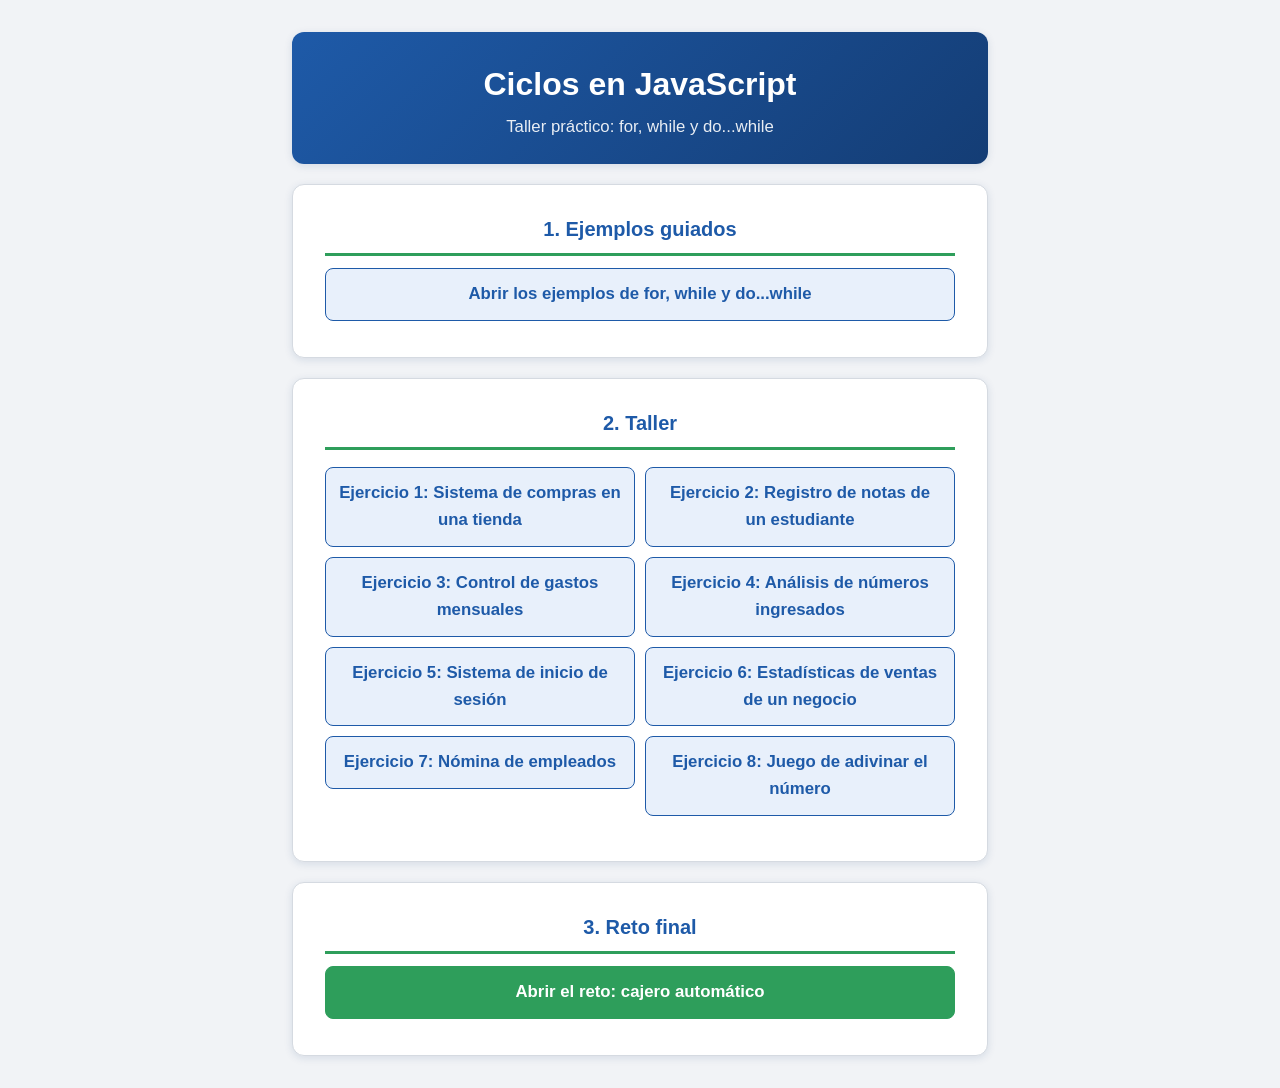
<file: index.html>
<!DOCTYPE html>
<html lang="es">

<head>
  <meta charset="UTF-8">
  <meta name="viewport" content="width=device-width, initial-scale=1.0">
  <title>Ciclos en JavaScript</title>
  <link rel="stylesheet" href="./css/styles.css">
</head>

<body>
  <header>
    <h1>Ciclos en JavaScript</h1>
    <p>Taller práctico: for, while y do...while</p>
  </header>

  <main>
    <section id="seccionEjemplos">
      <h2>1. Ejemplos guiados</h2>
      <p><a href="./html/ejemplos.html">Abrir los ejemplos de for, while y do...while</a></p>
    </section>

    <section id="seccionTaller">
      <h2>2. Taller</h2>
      <ul>
        <li><a href="./html/ejercicio1.html">Ejercicio 1: Sistema de compras en una tienda</a></li>
        <li><a href="./html/ejercicio2.html">Ejercicio 2: Registro de notas de un estudiante</a></li>
        <li><a href="./html/ejercicio3.html">Ejercicio 3: Control de gastos mensuales</a></li>
        <li><a href="./html/ejercicio4.html">Ejercicio 4: Análisis de números ingresados</a></li>
        <li><a href="/html/ejercicio5.html">Ejercicio 5: Sistema de inicio de sesión</a></li>
        <li><a href="./html/ejercicio6.html">Ejercicio 6: Estadísticas de ventas de un negocio</a></li>
        <li><a href="./html/ejercicio7.html">Ejercicio 7: Nómina de empleados</a></li>
        <li><a href="./html/ejercicio8.html">Ejercicio 8: Juego de adivinar el número</a></li>
      </ul>
    </section>

    <section id="seccionReto">
      <h2>3. Reto final</h2>
      <p><a href="reto.html">Abrir el reto: cajero automático</a></p>
    </section>
  </main>

</body>
</html>
</file>
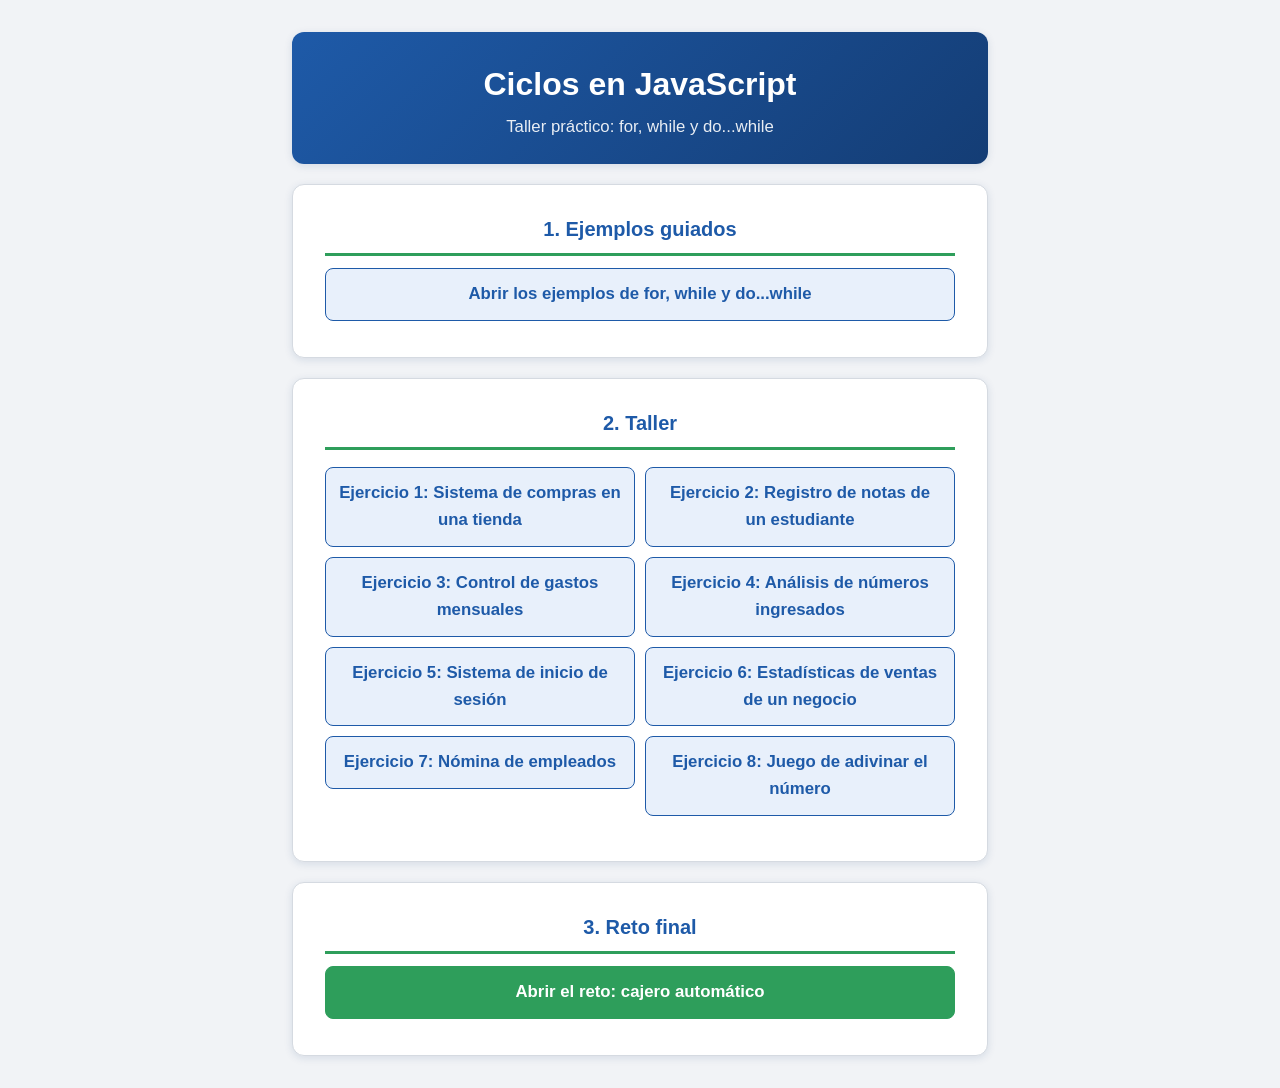
<file: html/index.html>
<!DOCTYPE html>
<html lang="es">

<head>
  <meta charset="UTF-8">
  <meta name="viewport" content="width=device-width, initial-scale=1.0">
  <title>Ciclos en JavaScript</title>
  <link rel="stylesheet" href="../css/styles.css">
</head>

<body>
  <header>
    <h1>Ciclos en JavaScript</h1>
    <p>Taller práctico: for, while y do...while</p>
  </header>

  <main>
    <section id="seccionEjemplos">
      <h2>1. Ejemplos guiados</h2>
      <p><a href="ejemplos.html">Abrir los ejemplos de for, while y do...while</a></p>
    </section>

    <section id="seccionTaller">
      <h2>2. Taller</h2>
      <ul>
        <li><a href="/html/ejercicio1.html">Ejercicio 1: Sistema de compras en una tienda</a></li>
        <li><a href="/html/ejercicio2.html">Ejercicio 2: Registro de notas de un estudiante</a></li>
        <li><a href="/html/ejercicio3.html">Ejercicio 3: Control de gastos mensuales</a></li>
        <li><a href="/html/ejercicio4.html">Ejercicio 4: Análisis de números ingresados</a></li>
        <li><a href="/html/ejercicio5.html">Ejercicio 5: Sistema de inicio de sesión</a></li>
        <li><a href="/html/ejercicio6.html">Ejercicio 6: Estadísticas de ventas de un negocio</a></li>
        <li><a href="/html/ejercicio7.html">Ejercicio 7: Nómina de empleados</a></li>
        <li><a href="/html/ejercicio8.html">Ejercicio 8: Juego de adivinar el número</a></li>
      </ul>
    </section>

    <section id="seccionReto">
      <h2>3. Reto final</h2>
      <p><a href="reto.html">Abrir el reto: cajero automático</a></p>
    </section>
  </main>

</body>
</html>
</file>
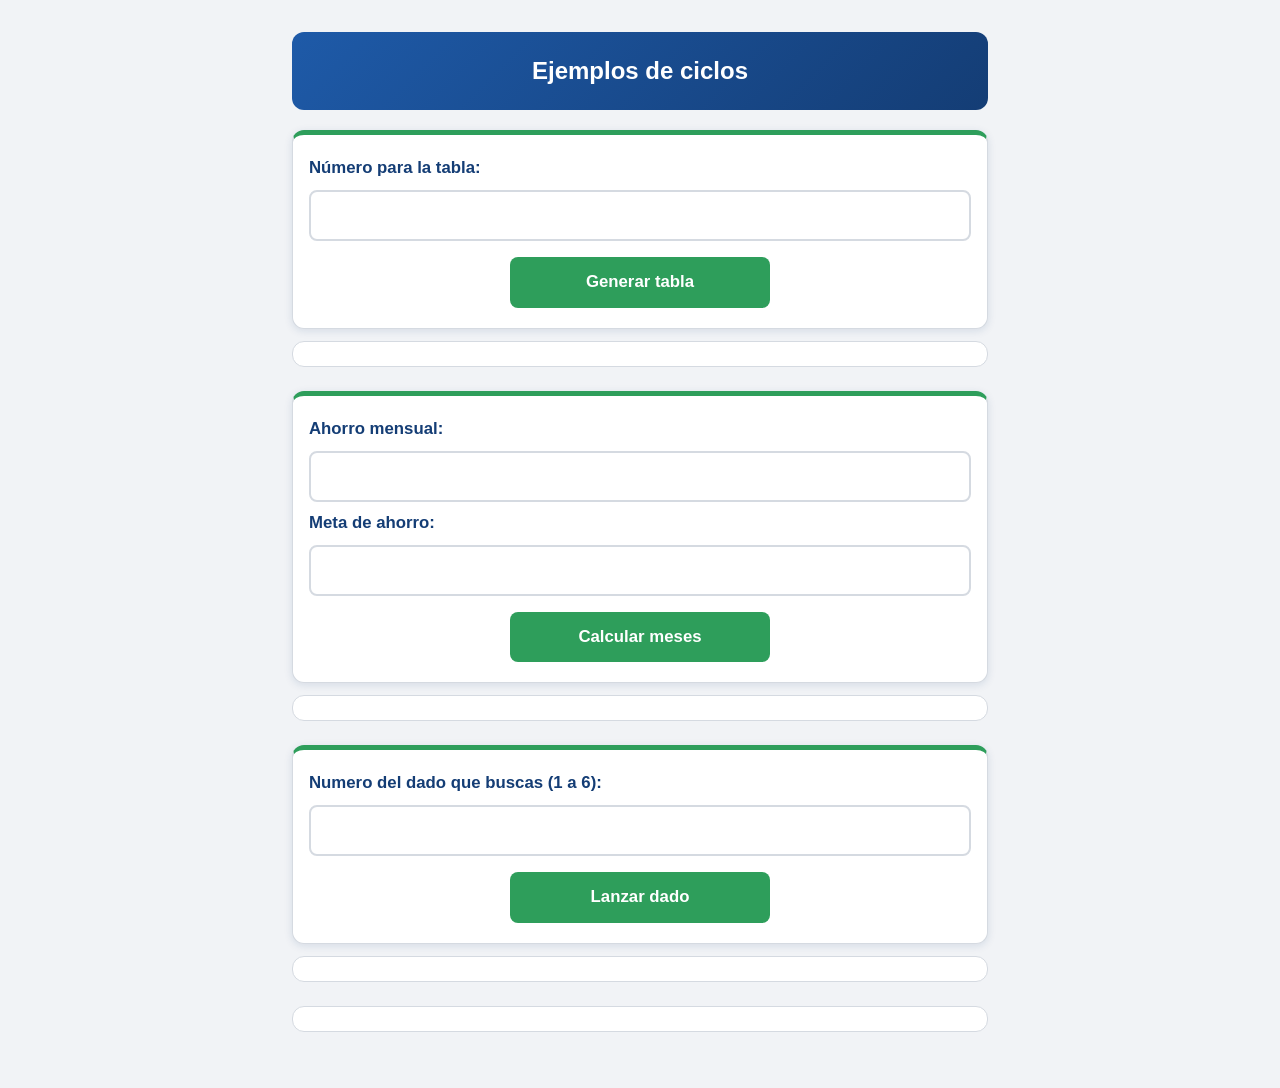
<file: html/ejemplos.html>
<!DOCTYPE html>
<html lang="es">

<head>
  <meta charset="UTF-8">
  <title>Ejemplos de ciclos</title>
  <link rel="stylesheet" href="../css/styles.css">
</head>

<body>
  <h1>Ejemplos de ciclos</h1>

  <form id="formTabla">
    <label for="numeroTabla">Número para la tabla:</label>
    <input type="number" id="numeroTabla" step="1" required>
    <button type="submit">Generar tabla</button>
  </form>
  <ul id="listaTabla"></ul>

  <form id="formAhorro">
    <label for="ahorroMensual">Ahorro mensual:</label>
    <input type="number" id="ahorroMensual" step="any" required>
    <label for="meta">Meta de ahorro:</label>
    <input type="number" id="meta" step="any" required>
    <button type="submit">Calcular meses</button>
  </form>
  <p id="resultadoAhorro"></p>

  <form id="formDado">
    <label for="objetivo">Numero del dado que buscas (1 a 6):</label>
    <input type="number" id="objetivo" min="1" max="6" required>
    <button type="submit">Lanzar dado</button>
  </form>
  <p id="resultadoDado"></p>
  <ul id="listaDado"></ul>

  <script src="../js/ejemplo-for.js"></script>
  <script src="../js/ejemplo-while.js"></script>
  <script src="../js/ejemplo-do-while.js"></script>
</body>
</html>
</file>
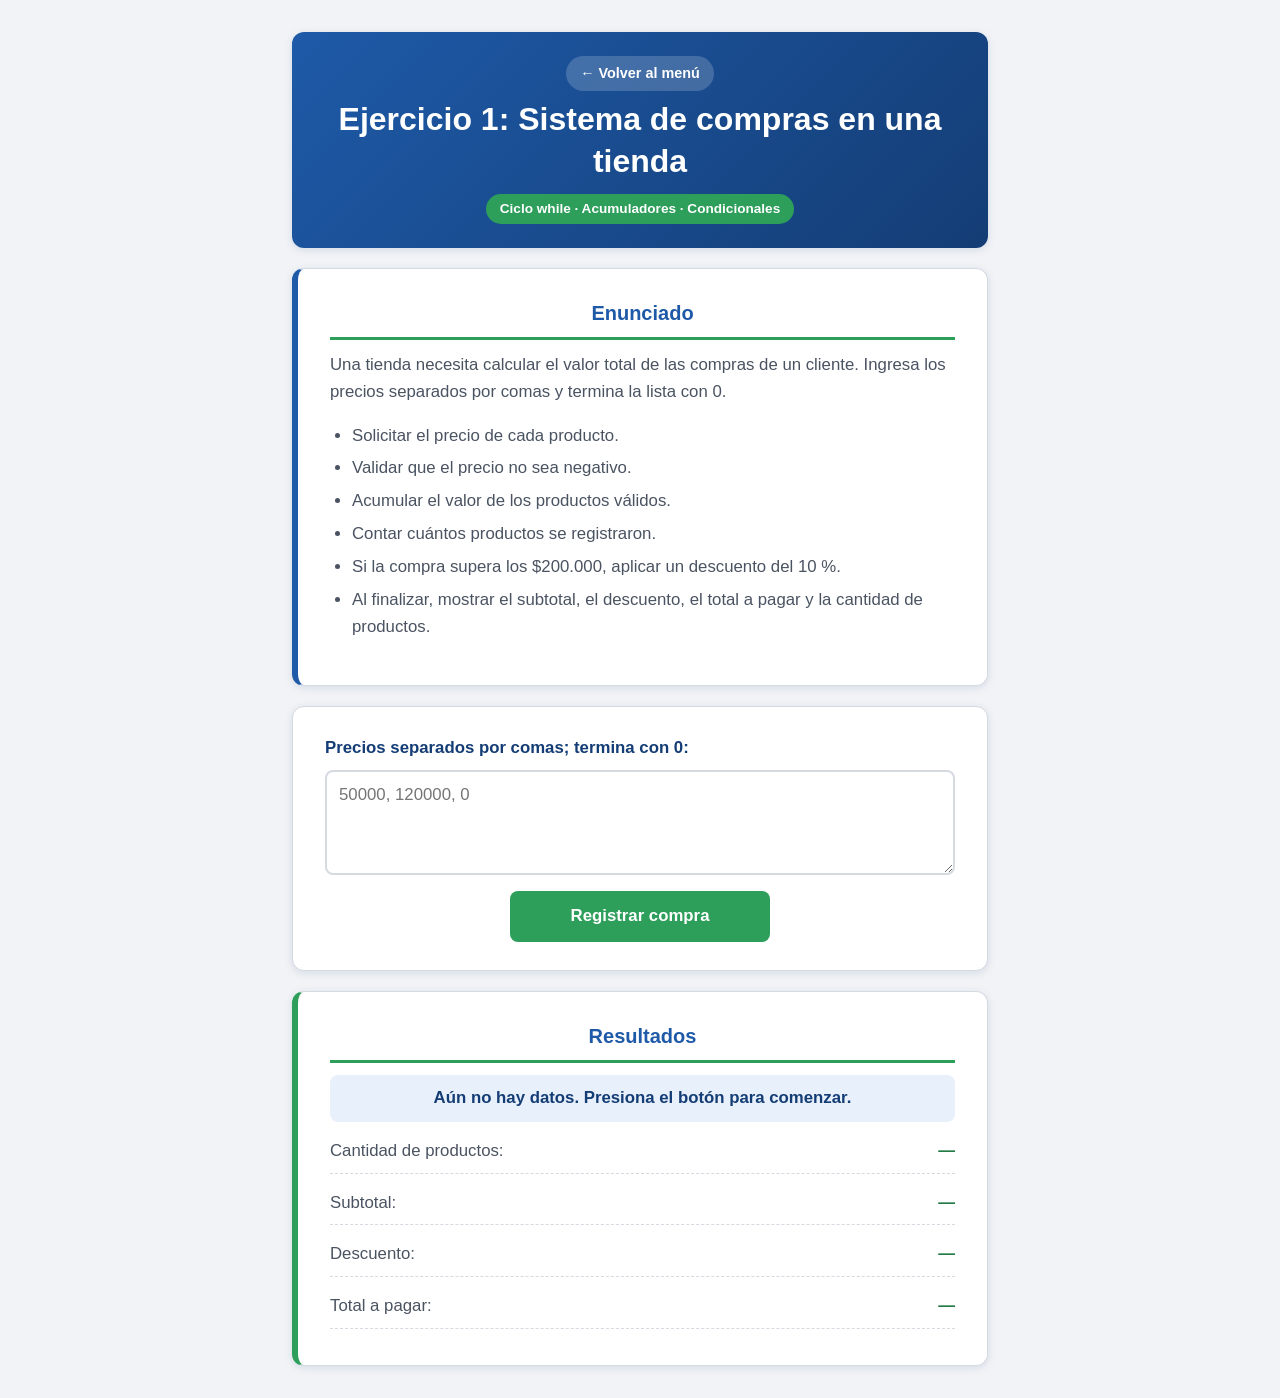
<file: html/ejercicio1.html>
<!DOCTYPE html>
<html lang="es">

<head>
  <meta charset="UTF-8">
  <meta name="viewport" content="width=device-width, initial-scale=1.0">
  <title>Ejercicio 1 · Sistema de compras en una tienda</title>
  <link rel="stylesheet" href="../css/styles.css">
</head>

<body>
  <header>
    <a href="../html/index.html">← Volver al menú</a>
    <h1>Ejercicio 1: Sistema de compras en una tienda</h1>
    <p id="etiquetas">Ciclo while · Acumuladores · Condicionales</p>
  </header>

  <main>
    <section id="enunciado">
      <h2>Enunciado</h2>
      <p>Una tienda necesita calcular el valor total de las compras de un cliente. Ingresa los precios separados por comas y termina la lista con 0.</p>
      <ul>
        <li>Solicitar el precio de cada producto.</li>
        <li>Validar que el precio no sea negativo.</li>
        <li>Acumular el valor de los productos válidos.</li>
        <li>Contar cuántos productos se registraron.</li>
        <li>Si la compra supera los $200.000, aplicar un descuento del 10 %.</li>
        <li>Al finalizar, mostrar el subtotal, el descuento, el total a pagar y la cantidad de productos.</li>
      </ul>
    </section>

    <section id="controles">
      <form id="formulario">
        <label for="precios">Precios separados por comas; termina con 0:</label>
        <textarea id="precios" rows="3" placeholder="50000, 120000, 0" required></textarea>
        <button type="submit">Registrar compra</button>
      </form>
    </section>

    <section id="resultado" aria-live="polite">
      <h2>Resultados</h2>
      <p id="mensaje">Aún no hay datos. Presiona el botón para comenzar.</p>
      <p>Cantidad de productos: <strong id="cantidad">—</strong></p>
      <p>Subtotal: <strong id="subtotal">—</strong></p>
      <p>Descuento: <strong id="descuento">—</strong></p>
      <p>Total a pagar: <strong id="total">—</strong></p>
    </section>
  </main>

  <script src="../js/ejercicio1.js"></script>
</body>
</html>
</file>
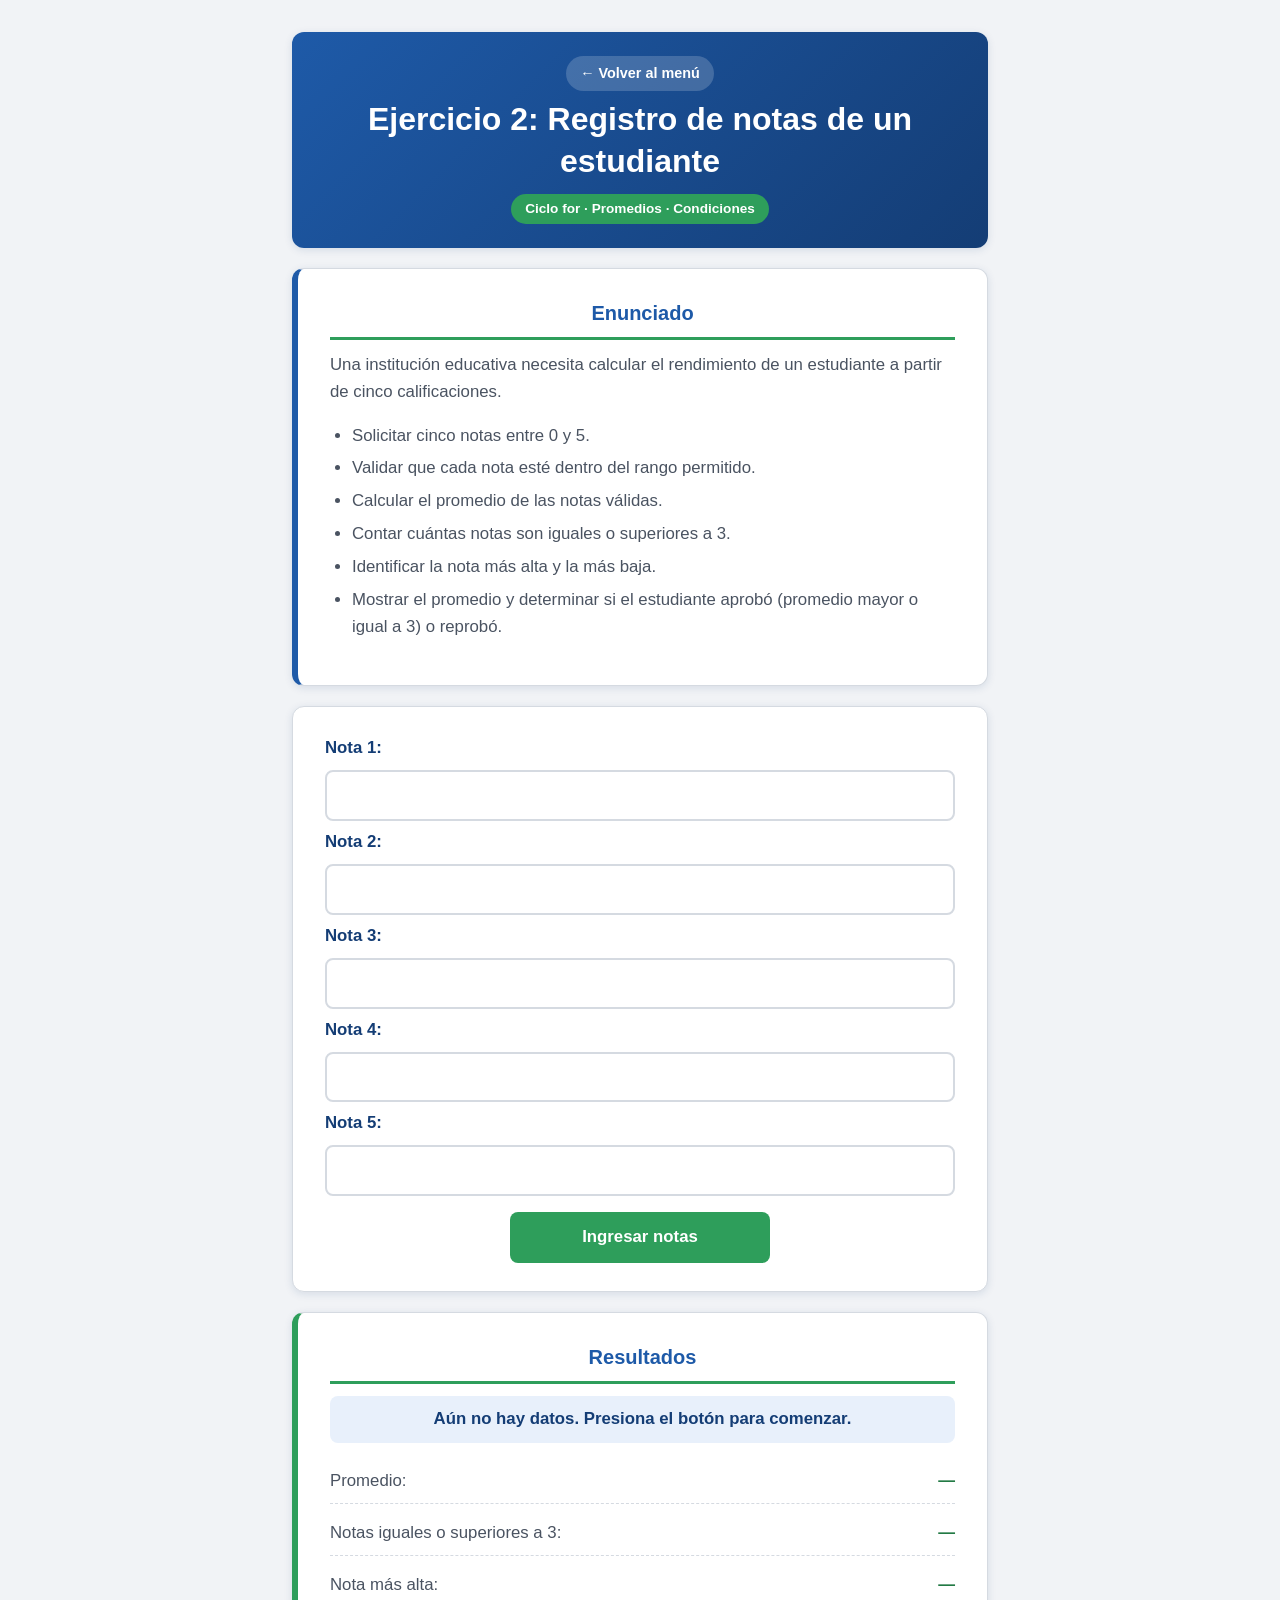
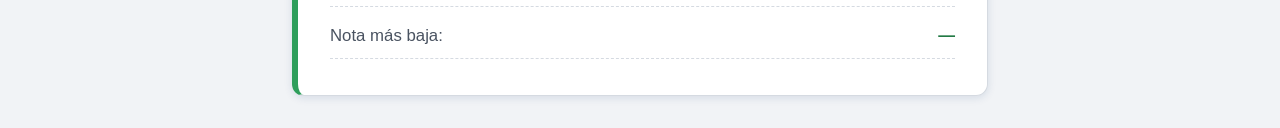
<file: html/ejercicio2.html>
<!DOCTYPE html>
<html lang="es">

<head>
  <meta charset="UTF-8">
  <meta name="viewport" content="width=device-width, initial-scale=1.0">
  <title>Ejercicio 2 · Registro de notas de un estudiante</title>
  <link rel="stylesheet" href="../css/styles.css">
</head>

<body>
  <header>
    <a href="index.html">← Volver al menú</a>
    <h1>Ejercicio 2: Registro de notas de un estudiante</h1>
    <p id="etiquetas">Ciclo for · Promedios · Condiciones</p>
  </header>

  <main>
    <section id="enunciado">
      <h2>Enunciado</h2>
      <p>Una institución educativa necesita calcular el rendimiento de un estudiante a partir de cinco calificaciones.</p>
      <ul>
        <li>Solicitar cinco notas entre 0 y 5.</li>
        <li>Validar que cada nota esté dentro del rango permitido.</li>
        <li>Calcular el promedio de las notas válidas.</li>
        <li>Contar cuántas notas son iguales o superiores a 3.</li>
        <li>Identificar la nota más alta y la más baja.</li>
        <li>Mostrar el promedio y determinar si el estudiante aprobó (promedio mayor o igual a 3) o reprobó.</li>
      </ul>
    </section>

    <section id="controles">
      <form id="formulario">
        <label for="nota1">Nota 1:</label>
        <input type="number" id="nota1" step="any" required>
        <label for="nota2">Nota 2:</label>
        <input type="number" id="nota2" step="any" required>
        <label for="nota3">Nota 3:</label>
        <input type="number" id="nota3" step="any" required>
        <label for="nota4">Nota 4:</label>
        <input type="number" id="nota4" step="any" required>
        <label for="nota5">Nota 5:</label>
        <input type="number" id="nota5" step="any" required>
        <button type="submit">Ingresar notas</button>
      </form>
    </section>

    <section id="resultado" aria-live="polite">
      <h2>Resultados</h2>
      <p id="mensaje">Aún no hay datos. Presiona el botón para comenzar.</p>
      <ul id="listaNotas"></ul>
      <p>Promedio: <strong id="promedio">—</strong></p>
      <p>Notas iguales o superiores a 3: <strong id="notasAltas">—</strong></p>
      <p>Nota más alta: <strong id="notaMayor">—</strong></p>
      <p>Nota más baja: <strong id="notaMenor">—</strong></p>
    </section>
  </main>

  <script src="../js/ejercicio2.js"></script>
</body>
</html>
</file>
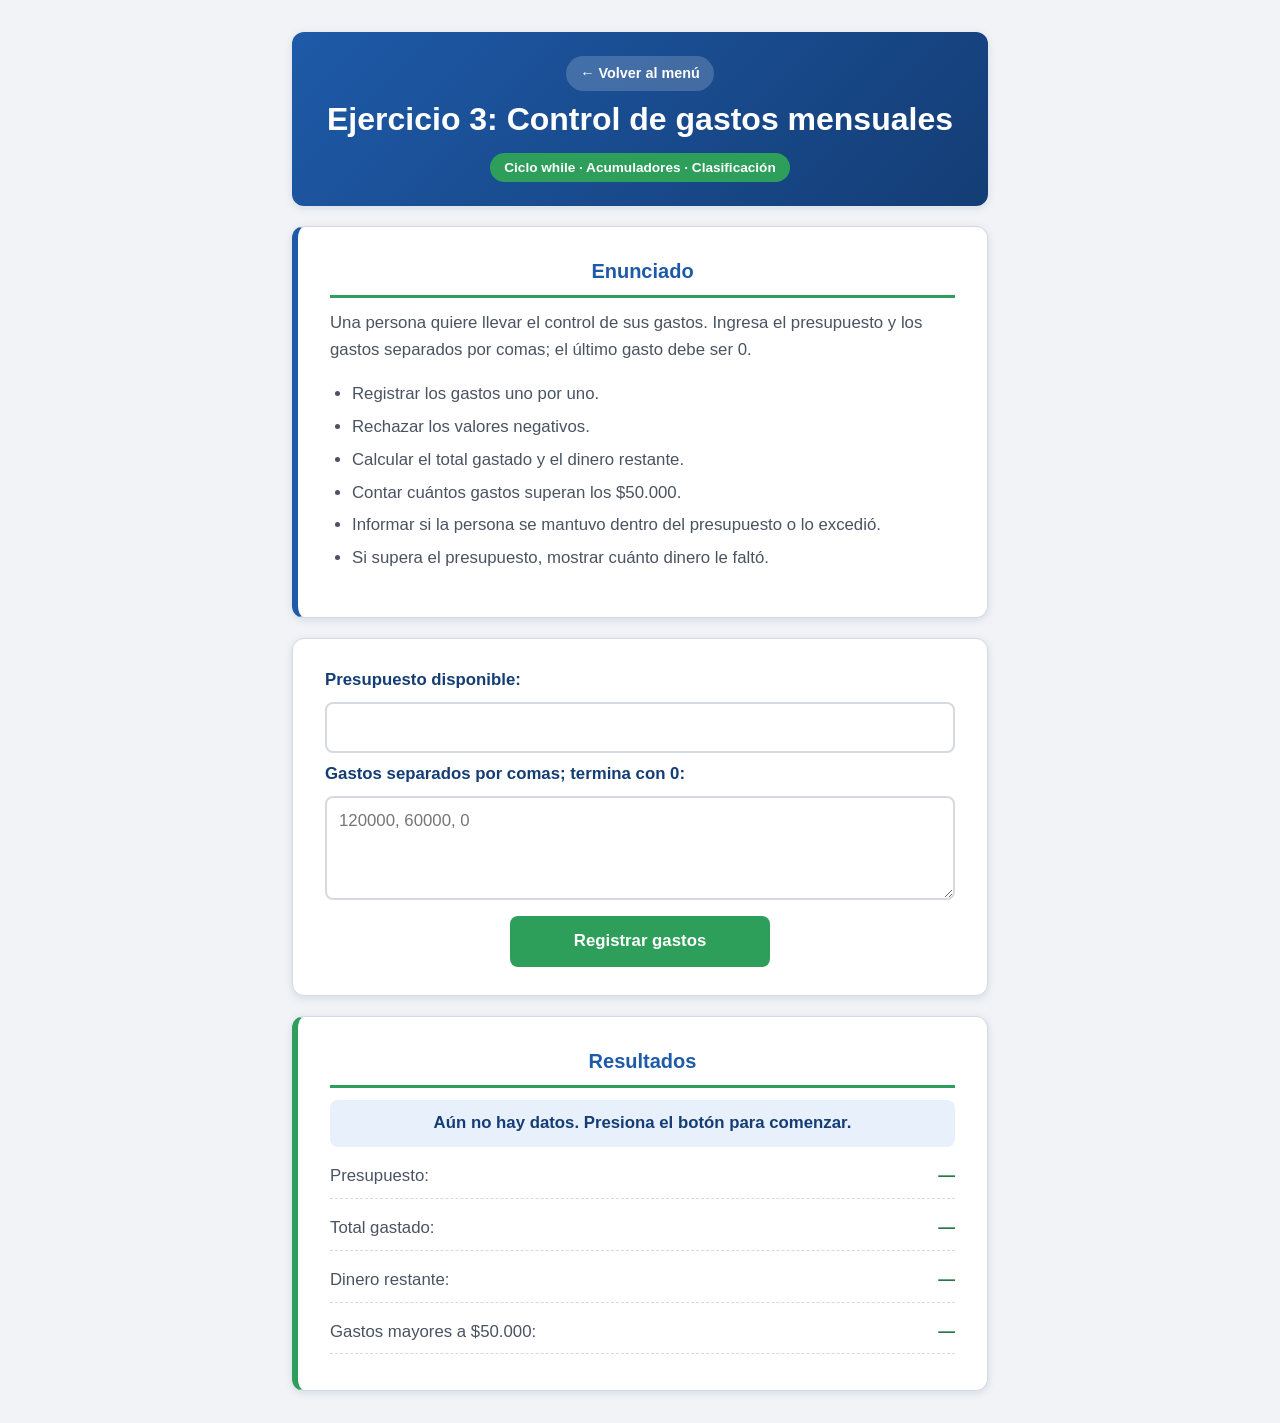
<file: html/ejercicio3.html>
<!DOCTYPE html>
<html lang="es">
<head>
  <meta charset="UTF-8">
  <meta name="viewport" content="width=device-width, initial-scale=1.0">
  <title>Ejercicio 3 · Control de gastos mensuales</title>
  <link rel="stylesheet" href="../css/styles.css">
</head>
<body>
  <header>
    <a href="index.html">← Volver al menú</a>
    <h1>Ejercicio 3: Control de gastos mensuales</h1>
    <p id="etiquetas">Ciclo while · Acumuladores · Clasificación</p>
  </header>

  <main>
    <section id="enunciado">
      <h2>Enunciado</h2>
      <p>Una persona quiere llevar el control de sus gastos. Ingresa el presupuesto y los gastos separados por comas; el último gasto debe ser 0.</p>
      <ul>
        <li>Registrar los gastos uno por uno.</li>
        <li>Rechazar los valores negativos.</li>
        <li>Calcular el total gastado y el dinero restante.</li>
        <li>Contar cuántos gastos superan los $50.000.</li>
        <li>Informar si la persona se mantuvo dentro del presupuesto o lo excedió.</li>
        <li>Si supera el presupuesto, mostrar cuánto dinero le faltó.</li>
      </ul>
    </section>

    <section id="controles">
      <form id="formulario">
        <label for="presupuestoEntrada">Presupuesto disponible:</label>
        <input type="number" id="presupuestoEntrada" min="0" step="any" required>
        <label for="gastosEntrada">Gastos separados por comas; termina con 0:</label>
        <textarea id="gastosEntrada" rows="3" placeholder="120000, 60000, 0" required></textarea>
        <button type="submit">Registrar gastos</button>
      </form>
    </section>

    <section id="resultado" aria-live="polite">
      <h2>Resultados</h2>
      <p id="mensaje">Aún no hay datos. Presiona el botón para comenzar.</p>
      <p>Presupuesto: <strong id="presupuesto">—</strong></p>
      <p>Total gastado: <strong id="totalGastado">—</strong></p>
      <p>Dinero restante: <strong id="restante">—</strong></p>
      <p>Gastos mayores a $50.000: <strong id="gastosAltos">—</strong></p>
    </section>
  </main>

  <script src="../js/ejercicio3.js"></script>
</body>
</html>
</file>
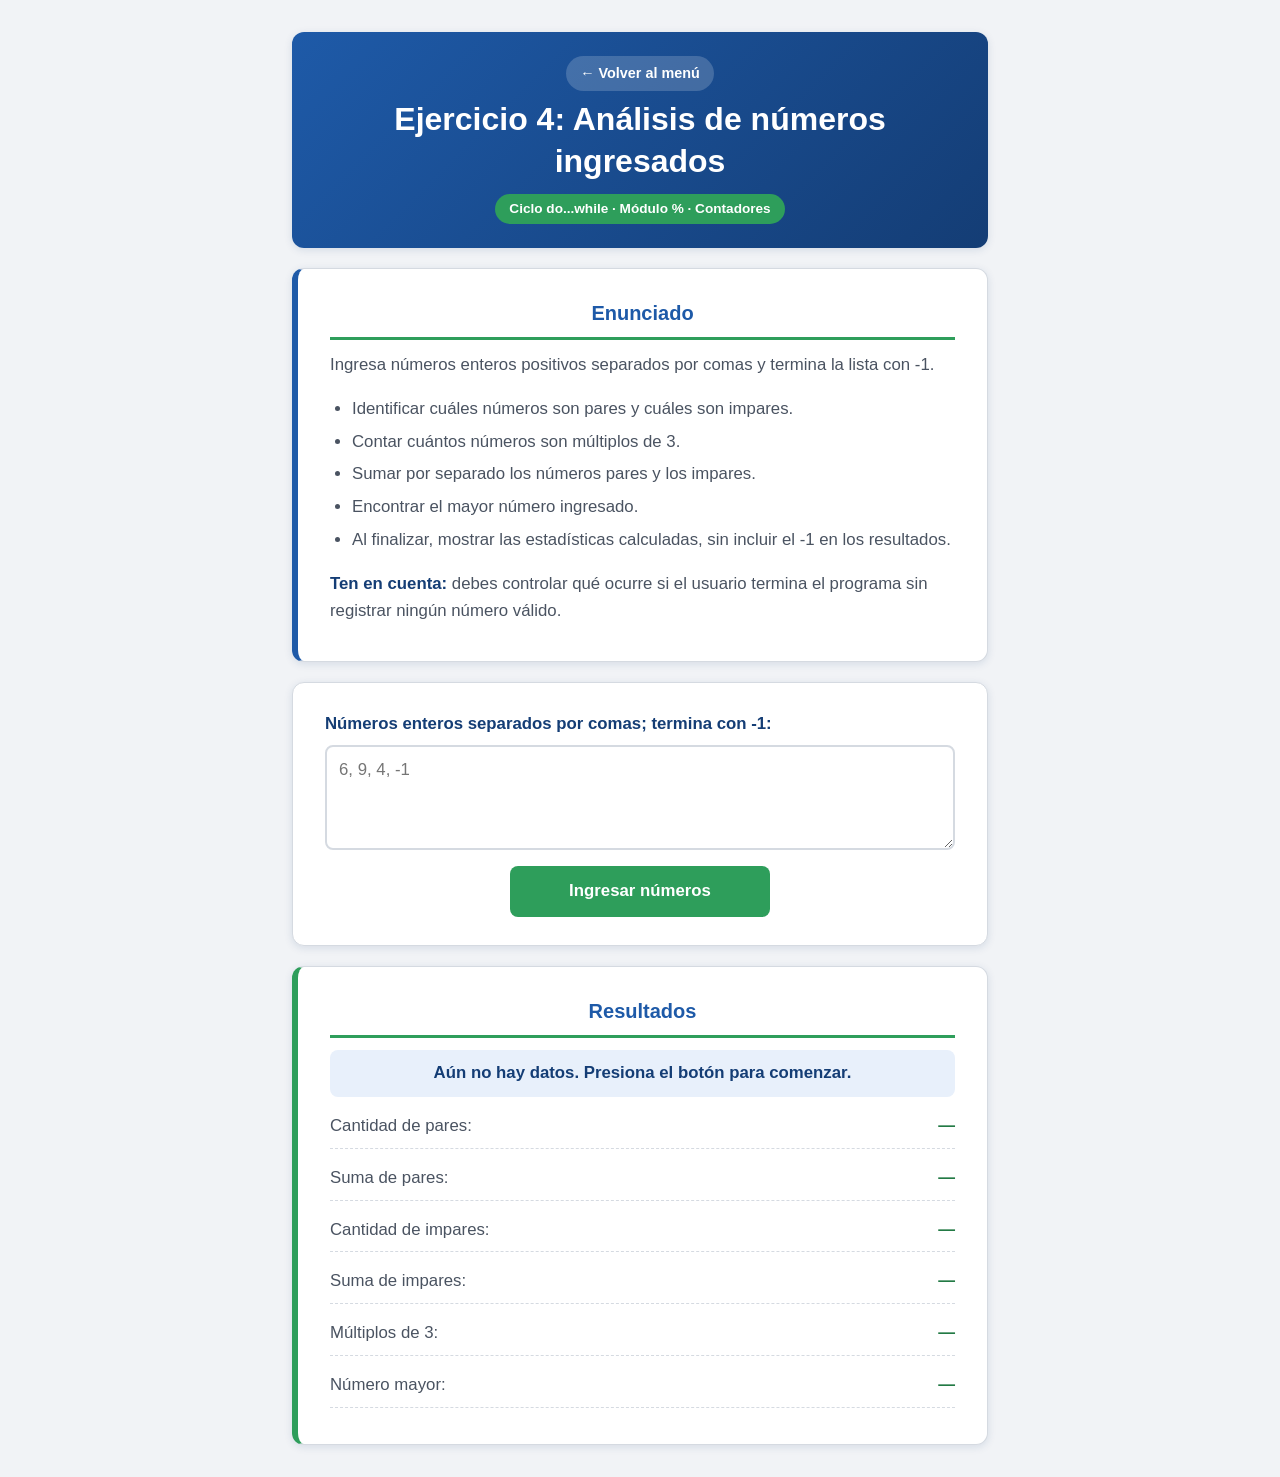
<file: html/ejercicio4.html>
<!DOCTYPE html>
<html lang="es">
<head>
    <meta charset="UTF-8">
    <meta name="viewport" content="width=device-width, initial-scale=1.0">
    <title>Ejercicio 4 · Análisis de números ingresados</title>
    <link rel="stylesheet" href="../css/styles.css">
</head>
<body>
    <header>
    <a href="index.html">← Volver al menú</a>
    <h1>Ejercicio 4: Análisis de números ingresados</h1>
    <p id="etiquetas">Ciclo do...while · Módulo % · Contadores</p>
    </header>

    <main>
    <section id="enunciado">
        <h2>Enunciado</h2>
        <p>Ingresa números enteros positivos separados por comas y termina la lista con -1.</p>
        <ul>
        <li>Identificar cuáles números son pares y cuáles son impares.</li>
        <li>Contar cuántos números son múltiplos de 3.</li>
        <li>Sumar por separado los números pares y los impares.</li>
        <li>Encontrar el mayor número ingresado.</li>
        <li>Al finalizar, mostrar las estadísticas calculadas, sin incluir el -1 en los resultados.</li>
        </ul>
        <p><strong>Ten en cuenta:</strong> debes controlar qué ocurre si el usuario termina el programa sin registrar ningún número válido.</p>
    </section>

    <section id="controles">
        <form id="formulario">
        <label for="numerosEntrada">Números enteros separados por comas; termina con -1:</label>
        <textarea id="numerosEntrada" rows="3" placeholder="6, 9, 4, -1" required></textarea>
        <button type="submit">Ingresar números</button>
        </form>
    </section>

    <section id="resultado" aria-live="polite">
        <h2>Resultados</h2>
        <p id="mensaje">Aún no hay datos. Presiona el botón para comenzar.</p>
        <p>Cantidad de pares: <strong id="pares">—</strong></p>
        <p>Suma de pares: <strong id="sumaPares">—</strong></p>
        <p>Cantidad de impares: <strong id="impares">—</strong></p>
        <p>Suma de impares: <strong id="sumaImpares">—</strong></p>
        <p>Múltiplos de 3: <strong id="multiplos3">—</strong></p>
        <p>Número mayor: <strong id="mayor">—</strong></p>
    </section>
    </main>

    <script src="../js/ejercicio4.js"></script>
</body>
</html>
</file>
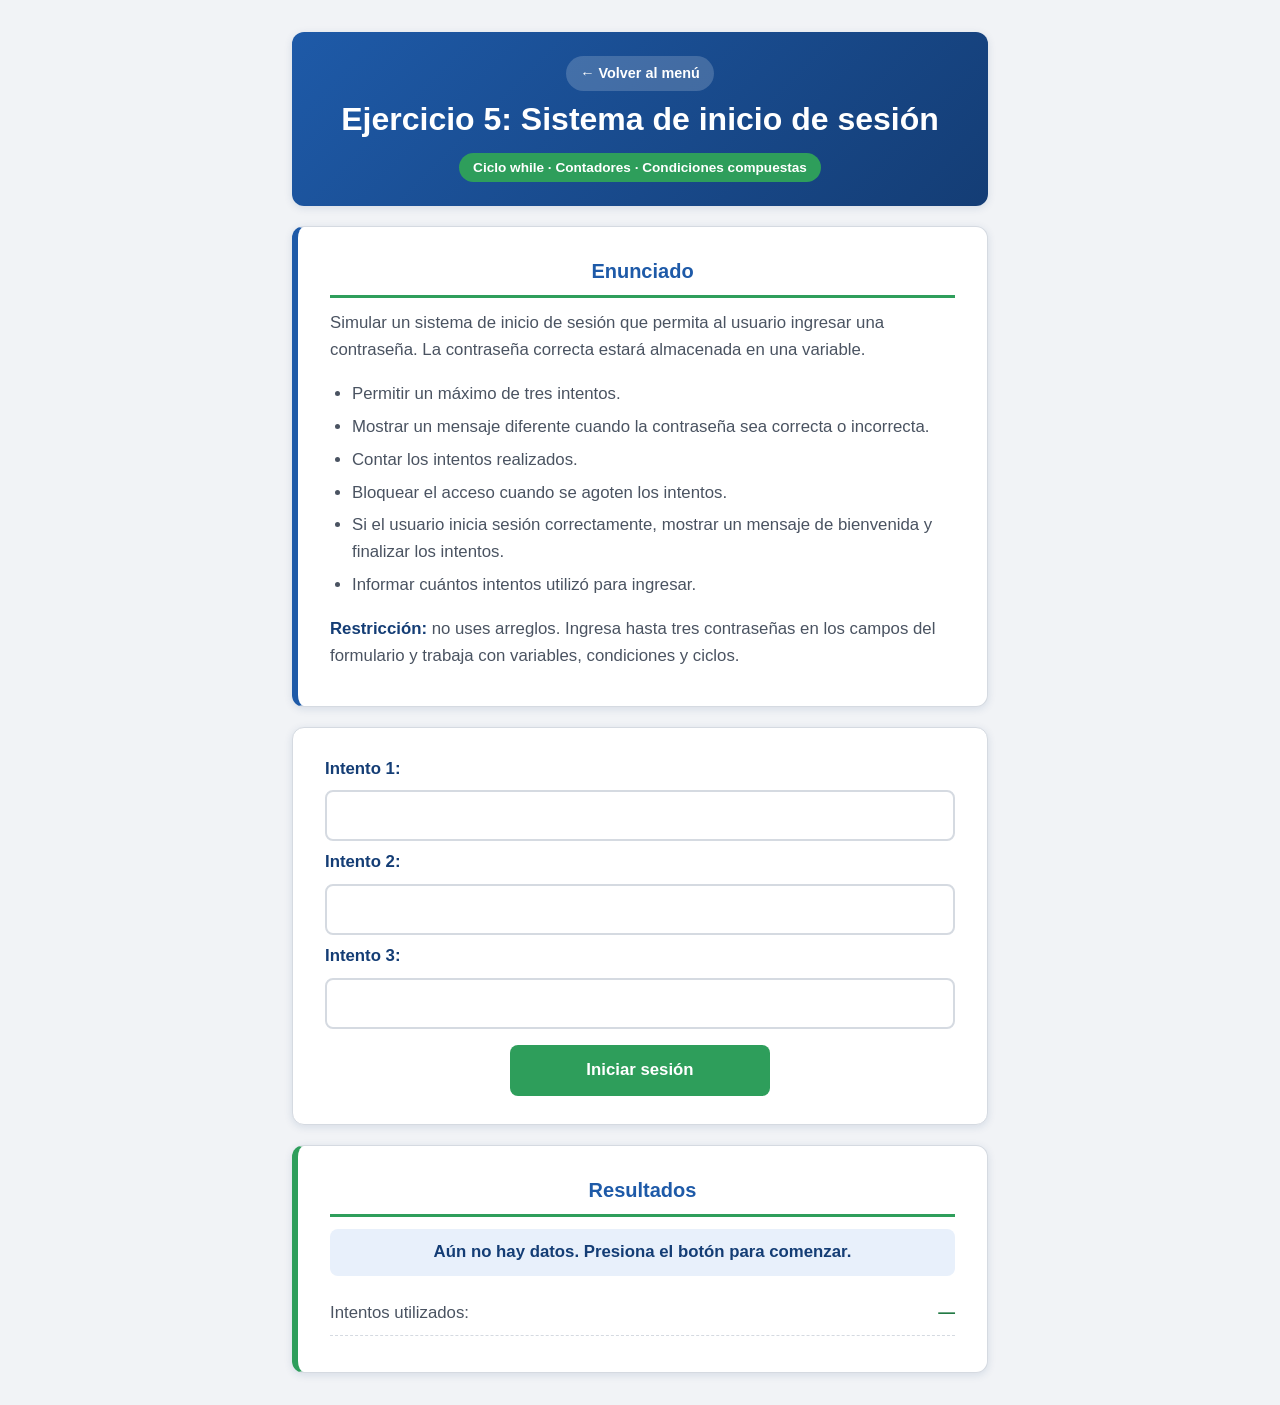
<file: html/ejercicio5.html>
<!DOCTYPE html>
<html lang="es">
<head>
    <meta charset="UTF-8">
    <meta name="viewport" content="width=device-width, initial-scale=1.0">
    <title>Ejercicio 5 · Sistema de inicio de sesión</title>
    <link rel="stylesheet" href="../css/styles.css">
</head>
<body>
    <header>
    <a href="index.html">← Volver al menú</a>
    <h1>Ejercicio 5: Sistema de inicio de sesión</h1>
    <p id="etiquetas">Ciclo while · Contadores · Condiciones compuestas</p>
    </header>

    <main>
    <section id="enunciado">
        <h2>Enunciado</h2>
        <p>Simular un sistema de inicio de sesión que permita al usuario ingresar una contraseña. La contraseña correcta estará almacenada en una variable.</p>
        <ul>
        <li>Permitir un máximo de tres intentos.</li>
        <li>Mostrar un mensaje diferente cuando la contraseña sea correcta o incorrecta.</li>
        <li>Contar los intentos realizados.</li>
        <li>Bloquear el acceso cuando se agoten los intentos.</li>
        <li>Si el usuario inicia sesión correctamente, mostrar un mensaje de bienvenida y finalizar los intentos.</li>
        <li>Informar cuántos intentos utilizó para ingresar.</li>
        </ul>
        <p><strong>Restricción:</strong> no uses arreglos. Ingresa hasta tres contraseñas en los campos del formulario y trabaja con variables, condiciones y ciclos.</p>
    </section>

    <section id="controles">
        <form id="formulario">
        <label for="contrasena1">Intento 1:</label>
        <input type="password" id="contrasena1" required>
        <label for="contrasena2">Intento 2:</label>
        <input type="password" id="contrasena2">
        <label for="contrasena3">Intento 3:</label>
        <input type="password" id="contrasena3">
        <button type="submit">Iniciar sesión</button>
        </form>
    </section>

    <section id="resultado" aria-live="polite">
        <h2>Resultados</h2>
        <p id="mensaje">Aún no hay datos. Presiona el botón para comenzar.</p>
        <ul id="registro"></ul>
        <p>Intentos utilizados: <strong id="intentos">—</strong></p>
    </section>
    </main>

    <script src="../js/ejercicio5.js"></script>
</body>
</html>
</file>
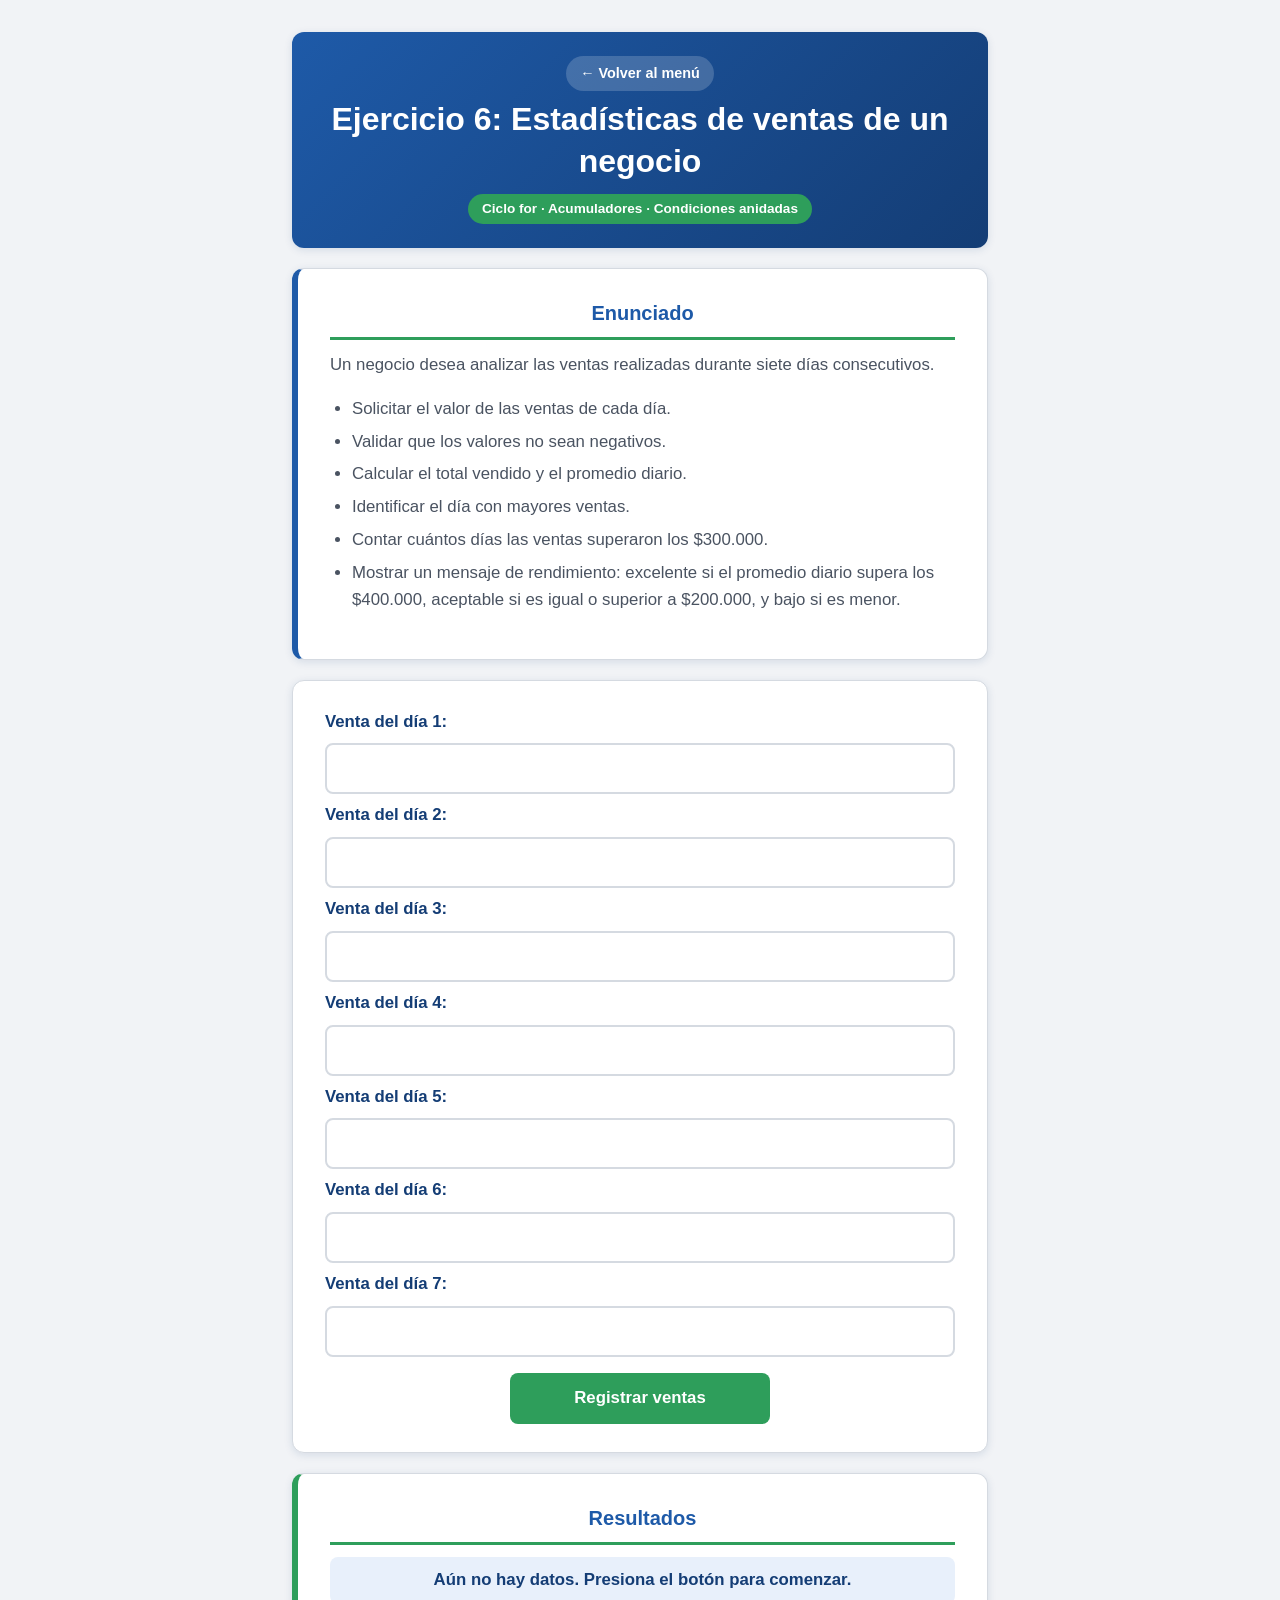
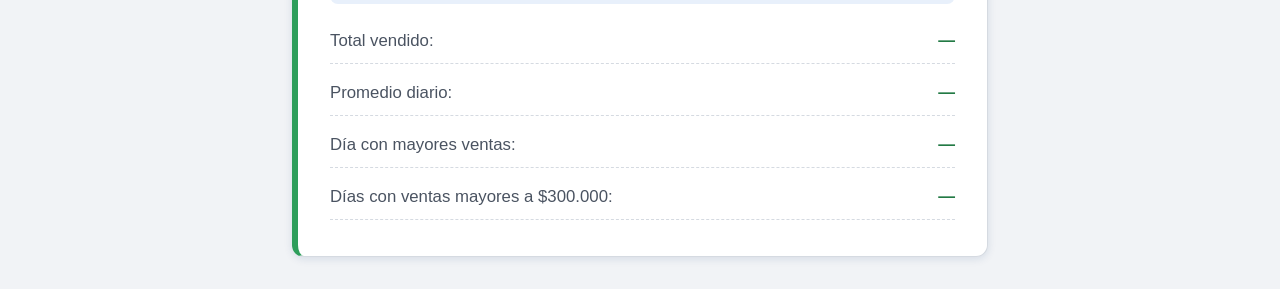
<file: html/ejercicio6.html>
<!DOCTYPE html>
<html lang="es">
    
<head>
    <meta charset="UTF-8">
    <meta name="viewport" content="width=device-width, initial-scale=1.0">
    <title>Ejercicio 6 · Estadísticas de ventas de un negocio</title>
    <link rel="stylesheet" href="../css/styles.css">
</head>

<body>
    <header>
    <a href="index.html">← Volver al menú</a>
    <h1>Ejercicio 6: Estadísticas de ventas de un negocio</h1>
    <p id="etiquetas">Ciclo for · Acumuladores · Condiciones anidadas</p>
    </header>

    <main>
    <section id="enunciado">
        <h2>Enunciado</h2>
        <p>Un negocio desea analizar las ventas realizadas durante siete días consecutivos.</p>
        <ul>
        <li>Solicitar el valor de las ventas de cada día.</li>
        <li>Validar que los valores no sean negativos.</li>
        <li>Calcular el total vendido y el promedio diario.</li>
        <li>Identificar el día con mayores ventas.</li>
        <li>Contar cuántos días las ventas superaron los $300.000.</li>
        <li>Mostrar un mensaje de rendimiento: excelente si el promedio diario supera los $400.000, aceptable si es igual o superior a $200.000, y bajo si es menor.</li>
        </ul>
    </section>

    <section id="controles">
        <form id="formulario">
            <label for="venta1">Venta del día 1:</label>
            <input type="number" id="venta1" step="any" required>
            <label for="venta2">Venta del día 2:</label>
            <input type="number" id="venta2" step="any" required>
            <label for="venta3">Venta del día 3:</label>
            <input type="number" id="venta3" step="any" required>
            <label for="venta4">Venta del día 4:</label>
            <input type="number" id="venta4" step="any" required>
            <label for="venta5">Venta del día 5:</label>
            <input type="number" id="venta5" step="any" required>
            <label for="venta6">Venta del día 6:</label>
            <input type="number" id="venta6" step="any" required>
            <label for="venta7">Venta del día 7:</label>
            <input type="number" id="venta7" step="any" required>
            <button type="submit">Registrar ventas</button>
        </form>
    </section>

    <section id="resultado" aria-live="polite">
        <h2>Resultados</h2>
        <p id="mensaje">Aún no hay datos. Presiona el botón para comenzar.</p>
        <ul id="detalleDias"></ul>
        <p>Total vendido: <strong id="totalVendido">—</strong></p>
        <p>Promedio diario: <strong id="promedio">—</strong></p>
        <p>Día con mayores ventas: <strong id="mejorDia">—</strong></p>
        <p>Días con ventas mayores a $300.000: <strong id="diasAltos">—</strong></p>
    </section>
    </main>

    <script src="../js/ejercicio6.js"></script>
</body>
</html>
</file>
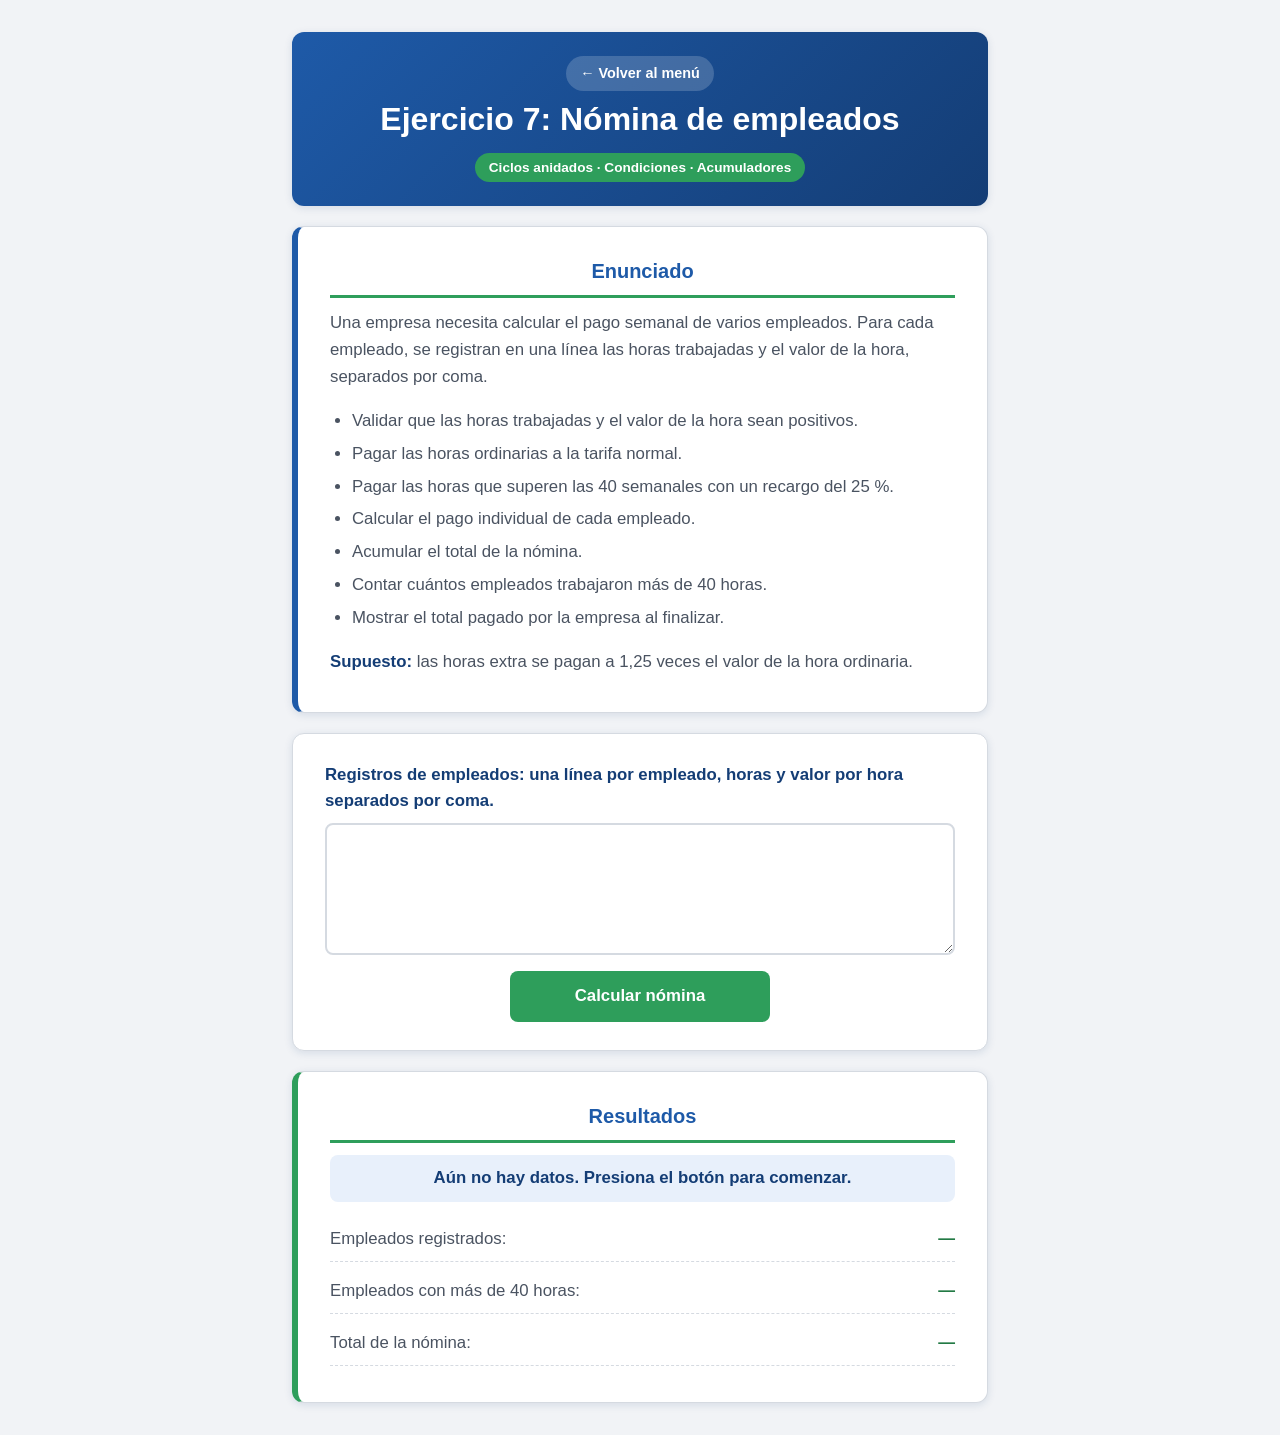
<file: html/ejercicio7.html>
<!DOCTYPE html>
<html lang="es">

<head>
    <meta charset="UTF-8">
    <meta name="viewport" content="width=device-width, initial-scale=1.0">
    <title>Ejercicio 7 · Nómina de empleados</title>
    <link rel="stylesheet" href="../css/styles.css">
</head>

<body>
    <header>
    <a href="index.html">← Volver al menú</a>
    <h1>Ejercicio 7: Nómina de empleados</h1>
    <p id="etiquetas">Ciclos anidados · Condiciones · Acumuladores</p>
    </header>

    <main>
    <section id="enunciado">
        <h2>Enunciado</h2>
        <p>Una empresa necesita calcular el pago semanal de varios empleados. Para cada empleado, se registran en una línea las horas trabajadas y el valor de la hora, separados por coma.</p>
        <ul>
            <li>Validar que las horas trabajadas y el valor de la hora sean positivos.</li>
            <li>Pagar las horas ordinarias a la tarifa normal.</li>
            <li>Pagar las horas que superen las 40 semanales con un recargo del 25 %.</li>
            <li>Calcular el pago individual de cada empleado.</li>
            <li>Acumular el total de la nómina.</li>
            <li>Contar cuántos empleados trabajaron más de 40 horas.</li>
            <li>Mostrar el total pagado por la empresa al finalizar.</li>
        </ul>
        <p><strong>Supuesto:</strong> las horas extra se pagan a 1,25 veces el valor de la hora ordinaria.</p>
    </section>

    <section id="controles">
        <form id="formulario">
        <label for="empleadosEntrada">Registros de empleados: una línea por empleado, horas y valor por hora separados por coma.</label>
        <textarea id="empleadosEntrada" rows="4" required></textarea>
        <button type="submit">Calcular nómina</button>
        </form>
    </section>

    <section id="resultado" aria-live="polite">
        <h2>Resultados</h2>
        <p id="mensaje">Aún no hay datos. Presiona el botón para comenzar.</p>
        <ul id="detalleEmpleados"></ul>
        <p>Empleados registrados: <strong id="cantidadEmpleados">—</strong></p>
        <p>Empleados con más de 40 horas: <strong id="conExtras">—</strong></p>
        <p>Total de la nómina: <strong id="totalNomina">—</strong></p>
    </section>
    </main>

    <script src="../js/ejercicio7.js"></script>
</body>
</html>
</file>
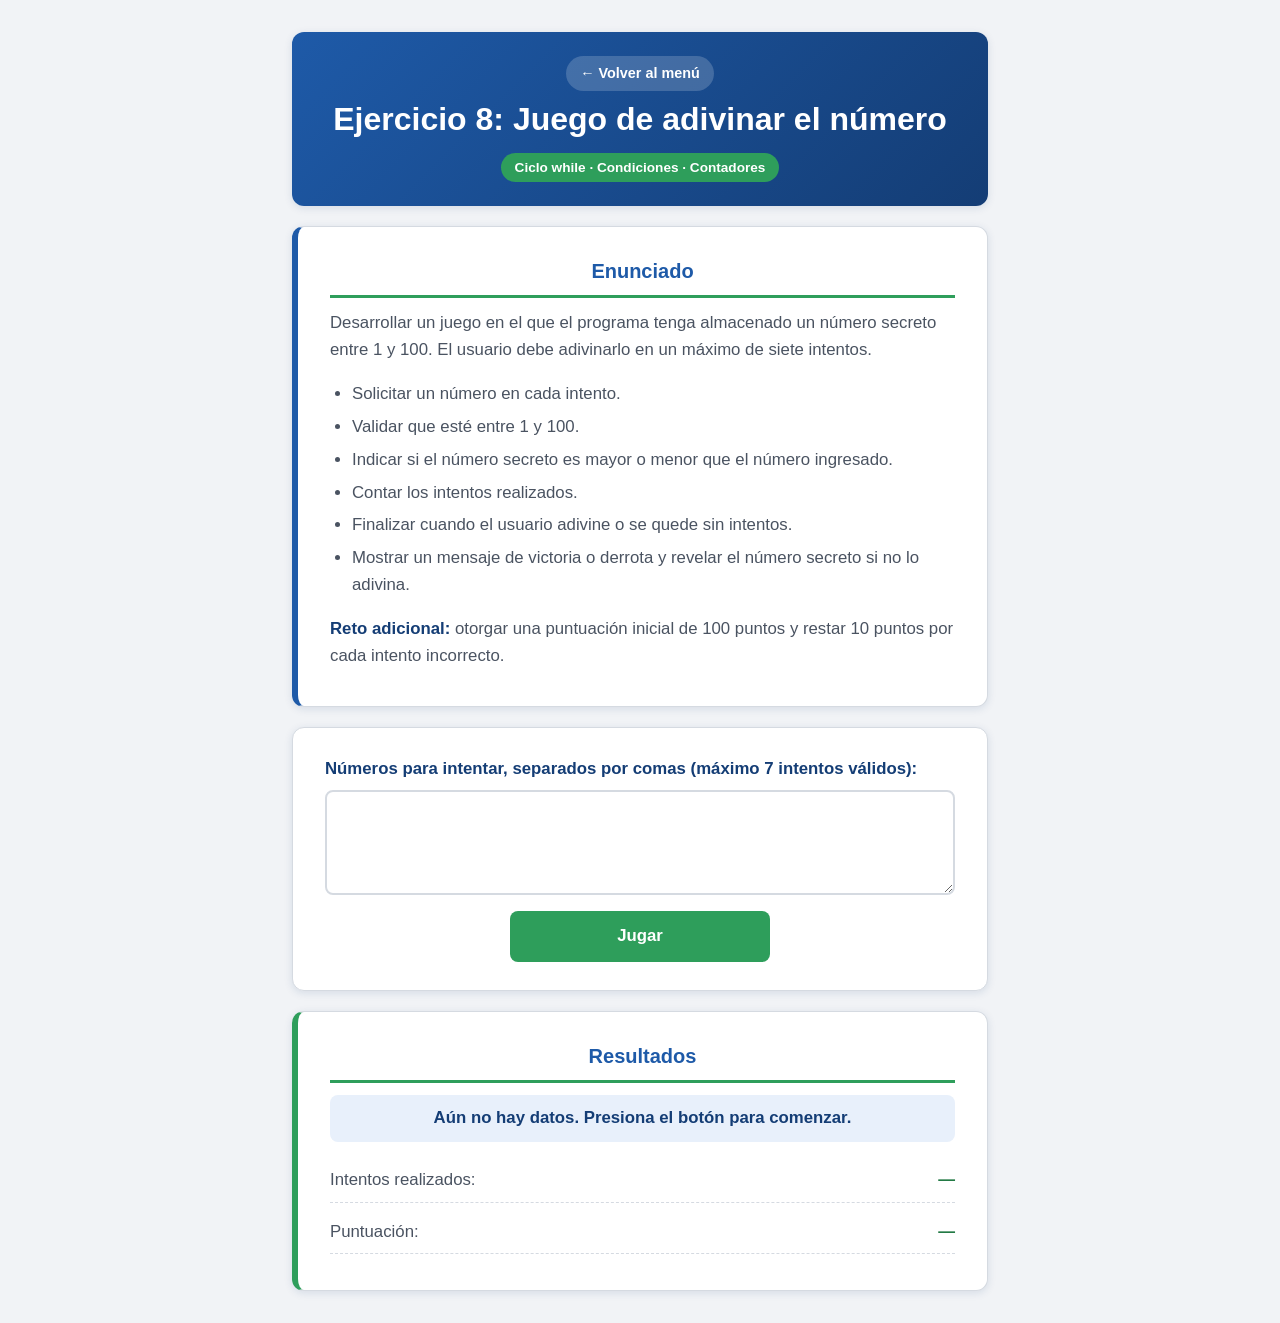
<file: html/ejercicio8.html>
<!DOCTYPE html>
<html lang="es">

<head>
    <meta charset="UTF-8">
    <meta name="viewport" content="width=device-width, initial-scale=1.0">
    <title>Ejercicio 8 · Juego de adivinar el número</title>
    <link rel="stylesheet" href="../css/styles.css">
</head>

<body>
    <header>
    <a href="index.html">← Volver al menú</a>
    <h1>Ejercicio 8: Juego de adivinar el número</h1>
    <p id="etiquetas">Ciclo while · Condiciones · Contadores</p>
    </header>

    <main>
    <section id="enunciado">
        <h2>Enunciado</h2>
        <p>Desarrollar un juego en el que el programa tenga almacenado un número secreto entre 1 y 100. El usuario debe adivinarlo en un máximo de siete intentos.</p>
        <ul>
            <li>Solicitar un número en cada intento.</li>
            <li>Validar que esté entre 1 y 100.</li>
            <li>Indicar si el número secreto es mayor o menor que el número ingresado.</li>
            <li>Contar los intentos realizados.</li>
            <li>Finalizar cuando el usuario adivine o se quede sin intentos.</li>
            <li>Mostrar un mensaje de victoria o derrota y revelar el número secreto si no lo adivina.</li>
        </ul>
        <p><strong>Reto adicional:</strong> otorgar una puntuación inicial de 100 puntos y restar 10 puntos por cada intento incorrecto.</p>
    </section>

    <section id="controles">
        <form id="formulario">
            <label for="intentosEntrada">Números para intentar, separados por comas (máximo 7 intentos válidos):</label>
            <textarea id="intentosEntrada" rows="3" required></textarea>
            <button type="submit">Jugar</button>
        </form>
    </section>

    <section id="resultado" aria-live="polite">
        <h2>Resultados</h2>
        <p id="mensaje">Aún no hay datos. Presiona el botón para comenzar.</p>
        <ul id="registro"></ul>
        <p>Intentos realizados: <strong id="intentos">—</strong></p>
        <p>Puntuación: <strong id="puntos">—</strong></p>
    </section>
    </main>

    <script src="../js/ejercicio8.js"></script>
</body>
</html>
</file>
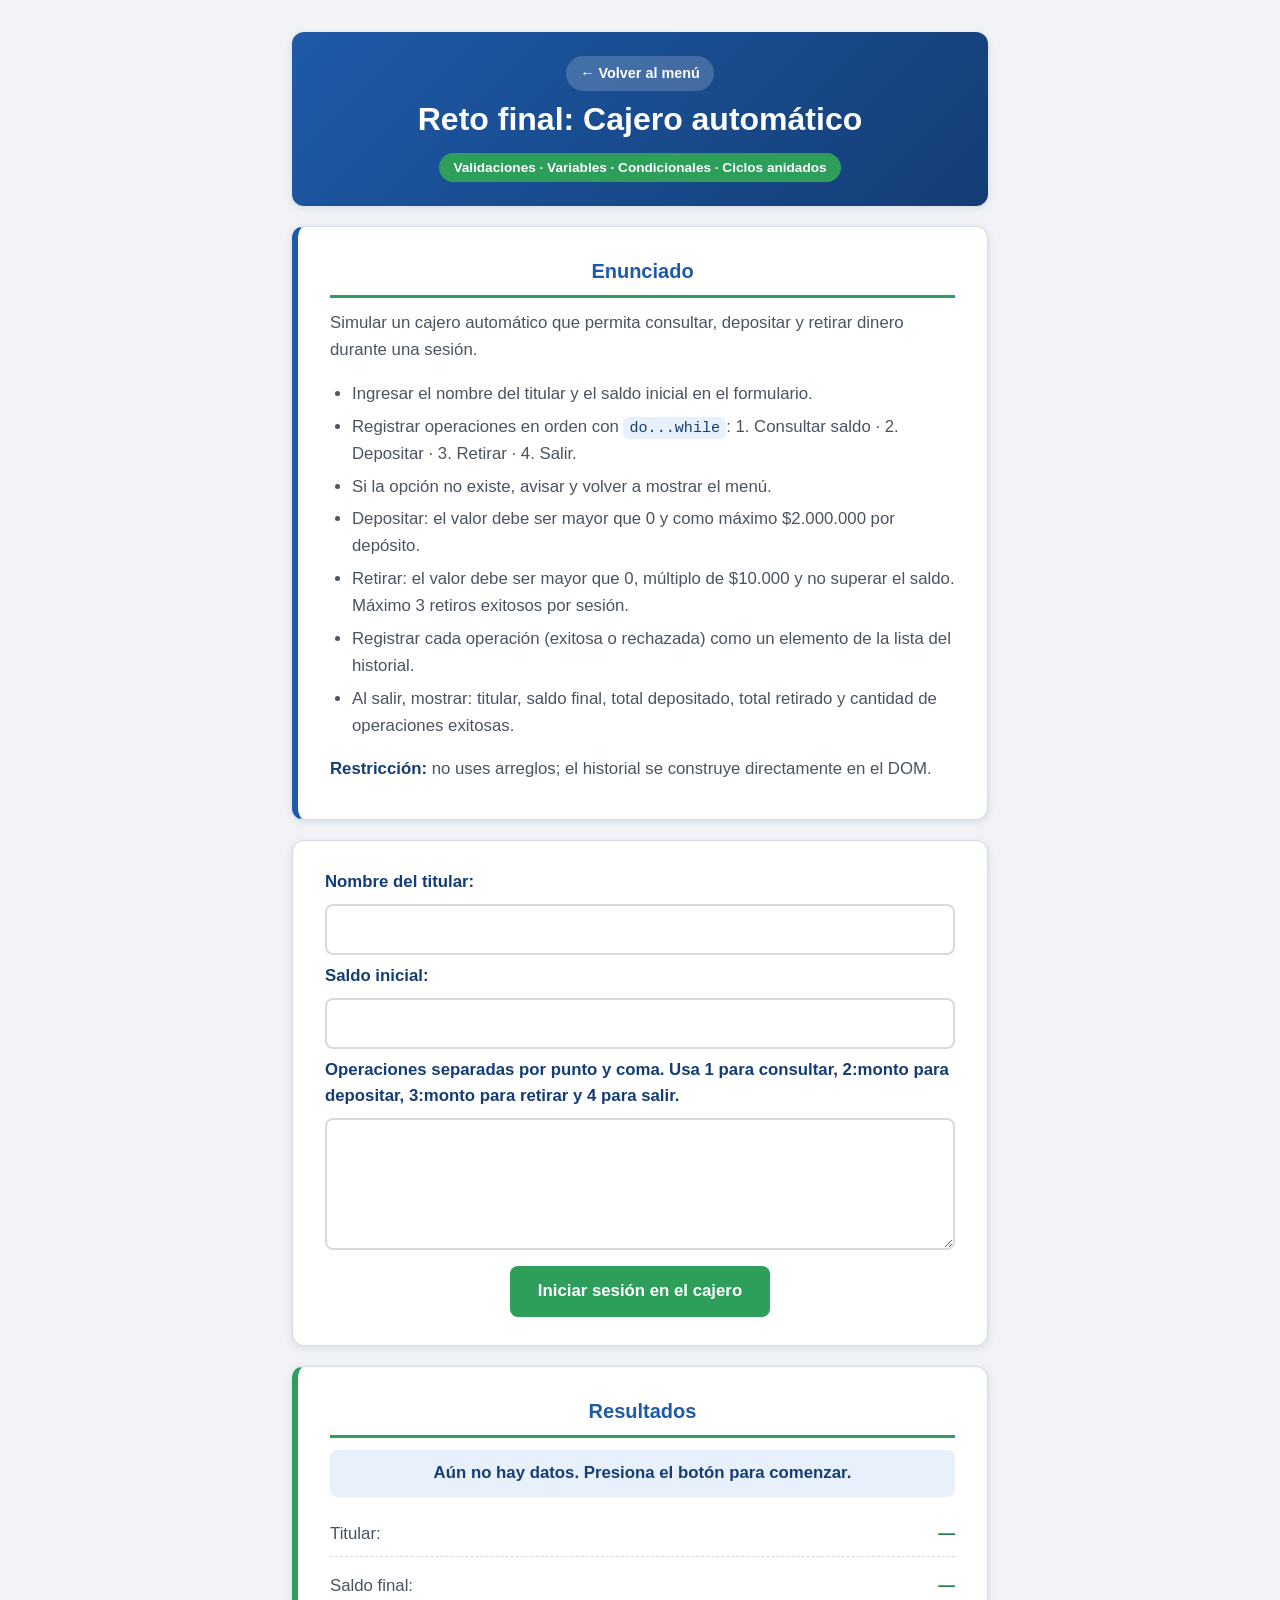
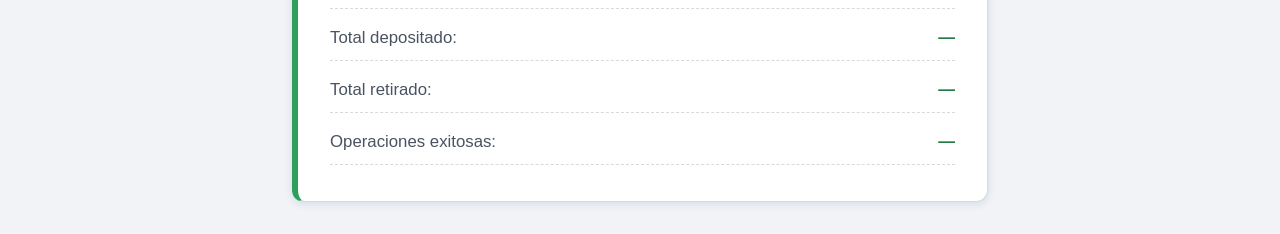
<file: html/reto.html>
<!DOCTYPE html>
<html lang="es">

<head>
    <meta charset="UTF-8">
    <meta name="viewport" content="width=device-width, initial-scale=1.0">
    <title>Reto final · Cajero automático</title>
    <link rel="stylesheet" href="../css/styles.css">
</head>

<body>
    <header>
    <a href="index.html">← Volver al menú</a>
    <h1>Reto final: Cajero automático</h1>
    <p id="etiquetas">Validaciones · Variables · Condicionales · Ciclos anidados</p>
    </header>

    <main>
    <section id="enunciado">
        <h2>Enunciado</h2>
        <p>Simular un cajero automático que permita consultar, depositar y retirar dinero durante una sesión.</p>
        <ul>
        <li>Ingresar el nombre del titular y el saldo inicial en el formulario.</li>
        <li>Registrar operaciones en orden con <code>do...while</code>: 1. Consultar saldo · 2. Depositar · 3. Retirar · 4. Salir.</li>
        <li>Si la opción no existe, avisar y volver a mostrar el menú.</li>
        <li>Depositar: el valor debe ser mayor que 0 y como máximo $2.000.000 por depósito.</li>
        <li>Retirar: el valor debe ser mayor que 0, múltiplo de $10.000 y no superar el saldo. Máximo 3 retiros exitosos por sesión.</li>
        <li>Registrar cada operación (exitosa o rechazada) como un elemento de la lista del historial.</li>
        <li>Al salir, mostrar: titular, saldo final, total depositado, total retirado y cantidad de operaciones exitosas.</li>
        </ul>
        <p><strong>Restricción:</strong> no uses arreglos; el historial se construye directamente en el DOM.</p>
    </section>

    <section id="controles">
        <form id="formulario">
        <label for="titularEntrada">Nombre del titular:</label>
        <input type="text" id="titularEntrada" required>
        <label for="saldoEntrada">Saldo inicial:</label>
        <input type="number" id="saldoEntrada" min="0" step="any" required>
        <label for="operacionesEntrada">Operaciones separadas por punto y coma. Usa 1 para consultar, 2:monto para depositar, 3:monto para retirar y 4 para salir.</label>
        <textarea id="operacionesEntrada" rows="4" required></textarea>
        <button type="submit">Iniciar sesión en el cajero</button>
        </form>
    </section>

    <section id="resultado" aria-live="polite">
        <h2>Resultados</h2>
        <p id="mensaje">Aún no hay datos. Presiona el botón para comenzar.</p>
        <ul id="historial"></ul>
        <p>Titular: <strong id="titular">—</strong></p>
        <p>Saldo final: <strong id="saldoFinal">—</strong></p>
        <p>Total depositado: <strong id="totalDepositado">—</strong></p>
        <p>Total retirado: <strong id="totalRetirado">—</strong></p>
        <p>Operaciones exitosas: <strong id="operaciones">—</strong></p>
    </section>
    </main>

    <script src="../js/reto.js"></script>
</body>
</html>
</file>
<file: css/styles.css>
/* ==========================================================
    estilos.css — Taller de ciclos en JavaScript
    Colores: azul, gris, blanco y verde
    Diseño: simétrico (todo centrado) y responsive (celular primero)
   ========================================================== */

/* 1. Colores en un solo lugar (variables) */
:root {
    --azul: #1e5aa8;
    --azul-oscuro: #143d75;
    --azul-claro: #e8f0fb;
    --verde: #2e9e5b;
    --verde-oscuro: #237a45;
    --gris-fondo: #f1f3f6;
    --gris-borde: #d5dae1;
    --gris-texto: #4a5361;
    --blanco: #ffffff;
    --radio: 12px;
    --sombra: 0 2px 8px rgba(20, 61, 117, 0.12);
}

/* 2. Base */
* {
    box-sizing: border-box;
}

body {
    margin: 0 auto;
    padding: 16px;
    max-width: 760px;
    background: var(--gris-fondo);
    color: var(--gris-texto);
    font-family: "Segoe UI", Roboto, Arial, sans-serif;
    font-size: 1rem;
    line-height: 1.6;
}

/* 3. Encabezado (azul, centrado) */
header {
    background: linear-gradient(135deg, var(--azul), var(--azul-oscuro));
    color: var(--blanco);
    text-align: center;
    padding: 24px 16px;
    border-radius: var(--radio);
    box-shadow: var(--sombra);
    margin-bottom: 20px;
}

header h1 {
    margin: 8px 0;
    font-size: 1.5rem;
    line-height: 1.3;
}

header p {
    margin: 4px 0 0;
    opacity: 0.9;
}

header a {
    display: inline-block;
    color: var(--blanco);
    text-decoration: none;
    background: rgba(255, 255, 255, 0.18);
    padding: 6px 14px;
    border-radius: 999px;
    font-size: 0.9rem;
}

header a:hover {
    background: rgba(255, 255, 255, 0.3);
}

/* Etiquetas del tema (ej: "Ciclo while · Acumuladores") */
#etiquetas {
    display: inline-block;
    background: var(--verde);
    color: var(--blanco);
    padding: 4px 14px;
    border-radius: 999px;
    font-size: 0.85rem;
    font-weight: 600;
    opacity: 1;
}

/* 4. Secciones como tarjetas blancas */
main {
    display: flex;
    flex-direction: column;
    gap: 20px;
}

section {
    background: var(--blanco);
    border: 1px solid var(--gris-borde);
    border-radius: var(--radio);
    box-shadow: var(--sombra);
    padding: 20px 16px;
}

section h2 {
    margin: 0 0 12px;
    padding-bottom: 8px;
    color: var(--azul);
    font-size: 1.25rem;
    text-align: center;
    border-bottom: 3px solid var(--verde);
}

/* Enunciado con un detalle azul a la izquierda */
#enunciado {
    border-left: 6px solid var(--azul);
}

/* Resultados con un detalle verde a la izquierda */
#resultado {
    border-left: 6px solid var(--verde);
}

/* 5. Textos y listas */
p {
    margin: 8px 0;
}

ul {
    padding-left: 22px;
}

li {
    margin-bottom: 6px;
}

strong {
    color: var(--azul-oscuro);
}

code {
    background: var(--azul-claro);
    color: var(--azul-oscuro);
    padding: 2px 6px;
    border-radius: 6px;
    font-size: 0.9em;
}

/* Mensaje principal de resultados */
#mensaje {
    background: var(--azul-claro);
    color: var(--azul-oscuro);
    border-radius: 8px;
    padding: 10px 12px;
    text-align: center;
    font-weight: 600;
}

/* Lista de detalle (historial, registro, notas, etc.) */
#resultado ul {
    list-style: none;
    padding: 0;
}

#resultado ul li {
    background: var(--gris-fondo);
    border: 1px solid var(--gris-borde);
    border-radius: 8px;
    padding: 8px 12px;
}

/* Cada dato de resultado en una fila: texto a la izquierda, valor a la derecha */
#resultado p:not(#mensaje) {
    display: flex;
    justify-content: space-between;
    gap: 12px;
    padding: 8px 0;
    border-bottom: 1px dashed var(--gris-borde);
}

#resultado p:not(#mensaje) strong {
    color: var(--verde-oscuro);
    text-align: right;
}

/* 6. Formularios */
form {
    display: flex;
    flex-direction: column;
    gap: 8px;
}

label {
    font-weight: 600;
    color: var(--azul-oscuro);
}

input,
textarea {
    width: 100%;
    padding: 10px 12px;
    border: 2px solid var(--gris-borde);
    border-radius: 8px;
    font: inherit;
    color: var(--gris-texto);
    background: var(--blanco);
}

textarea {
    resize: vertical;
}

input:focus,
textarea:focus {
    outline: none;
    border-color: var(--azul);
    box-shadow: 0 0 0 3px var(--azul-claro);
}

/* 7. Botones (verdes) */
button {
    margin-top: 8px;
    padding: 12px 20px;
    background: var(--verde);
    color: var(--blanco);
    border: none;
    border-radius: 8px;
    font: inherit;
    font-weight: 700;
    cursor: pointer;
    transition: background 0.2s;
}

button:hover {
    background: var(--verde-oscuro);
}

button:active {
    transform: scale(0.98);
}

/* 8. Enlaces */
a {
    color: var(--azul);
    font-weight: 600;
}

a:hover {
    color: var(--verde-oscuro);
}

/* 9. Menú principal (index.html): enlaces como botones */
#seccionTaller ul {
    list-style: none;
    padding: 0;
    display: grid;
    grid-template-columns: 1fr;
    gap: 10px;
}

#seccionTaller li {
    margin: 0;
}

#seccionTaller a,
#seccionEjemplos a,
#seccionReto a {
    display: block;
    text-align: center;
    padding: 12px;
    background: var(--azul-claro);
    border: 1px solid var(--azul);
    border-radius: 8px;
    text-decoration: none;
}

#seccionTaller a:hover,
#seccionEjemplos a:hover {
    background: var(--azul);
    color: var(--blanco);
}

#seccionReto a {
    background: var(--verde);
    border-color: var(--verde);
    color: var(--blanco);
}

#seccionReto a:hover {
    background: var(--verde-oscuro);
    color: var(--blanco);
}

/* 10. Página de ejemplos (ejemplos.html no usa <section>) */
body > h1 {
    background: linear-gradient(135deg, var(--azul), var(--azul-oscuro));
    color: var(--blanco);
    text-align: center;
    padding: 20px 16px;
    border-radius: var(--radio);
    font-size: 1.5rem;
    margin: 0 0 20px;
}

body > form {
    background: var(--blanco);
    border: 1px solid var(--gris-borde);
    border-top: 5px solid var(--verde);
    border-radius: var(--radio);
    box-shadow: var(--sombra);
    padding: 20px 16px;
    margin-bottom: 12px;
}

body > ul,
body > p {
    background: var(--blanco);
    border: 1px solid var(--gris-borde);
    border-radius: var(--radio);
    padding: 12px 16px 12px 36px;
    margin: 0 0 24px;
}

body > p {
    padding-left: 16px;
}

/* 11. Pantallas más grandes (tablet y computador) */
@media (min-width: 700px) {
body {
    padding: 32px;
    font-size: 1.05rem;
}

header h1 {
    font-size: 2rem;
}

section {
    padding: 28px 32px;
}

/* Menú del taller en dos columnas iguales (simétrico) */
#seccionTaller ul {
    grid-template-columns: 1fr 1fr;
    }

button {
    align-self: center;
    min-width: 260px;
    }
}
</file>
